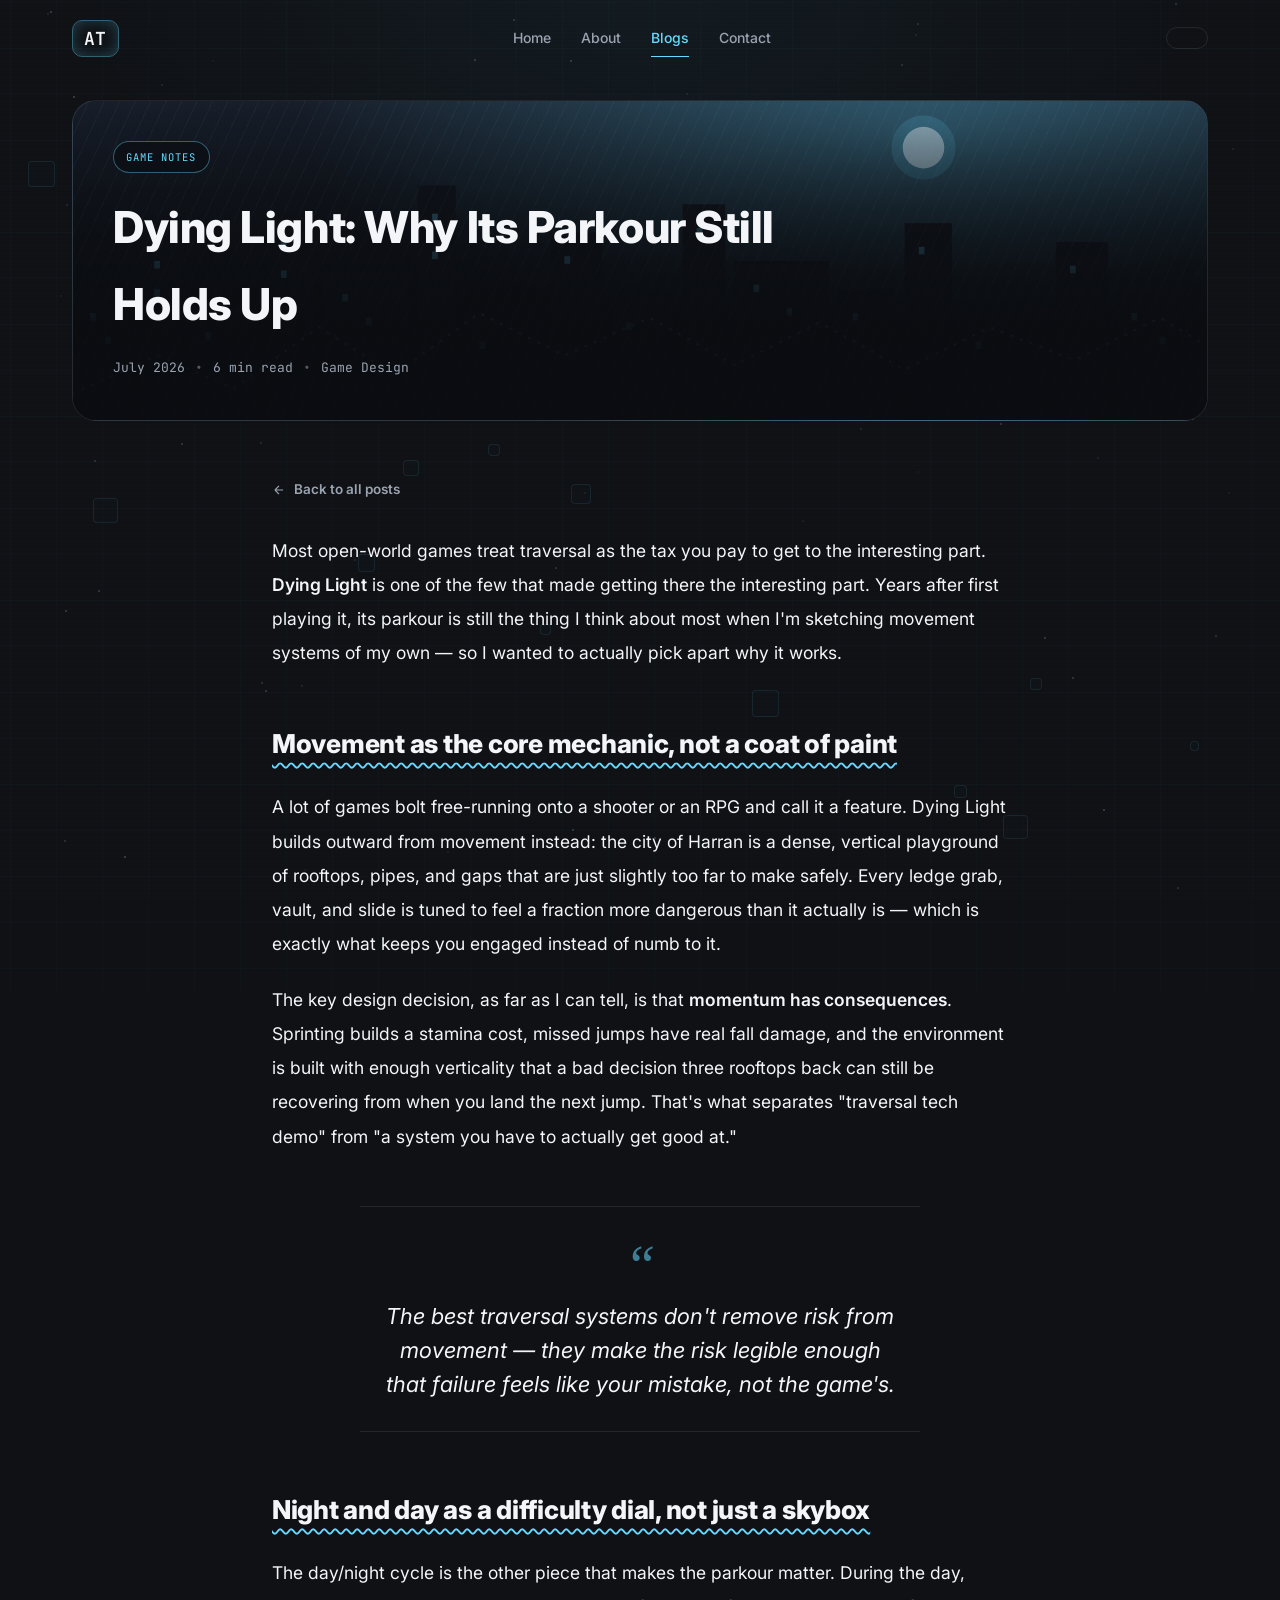
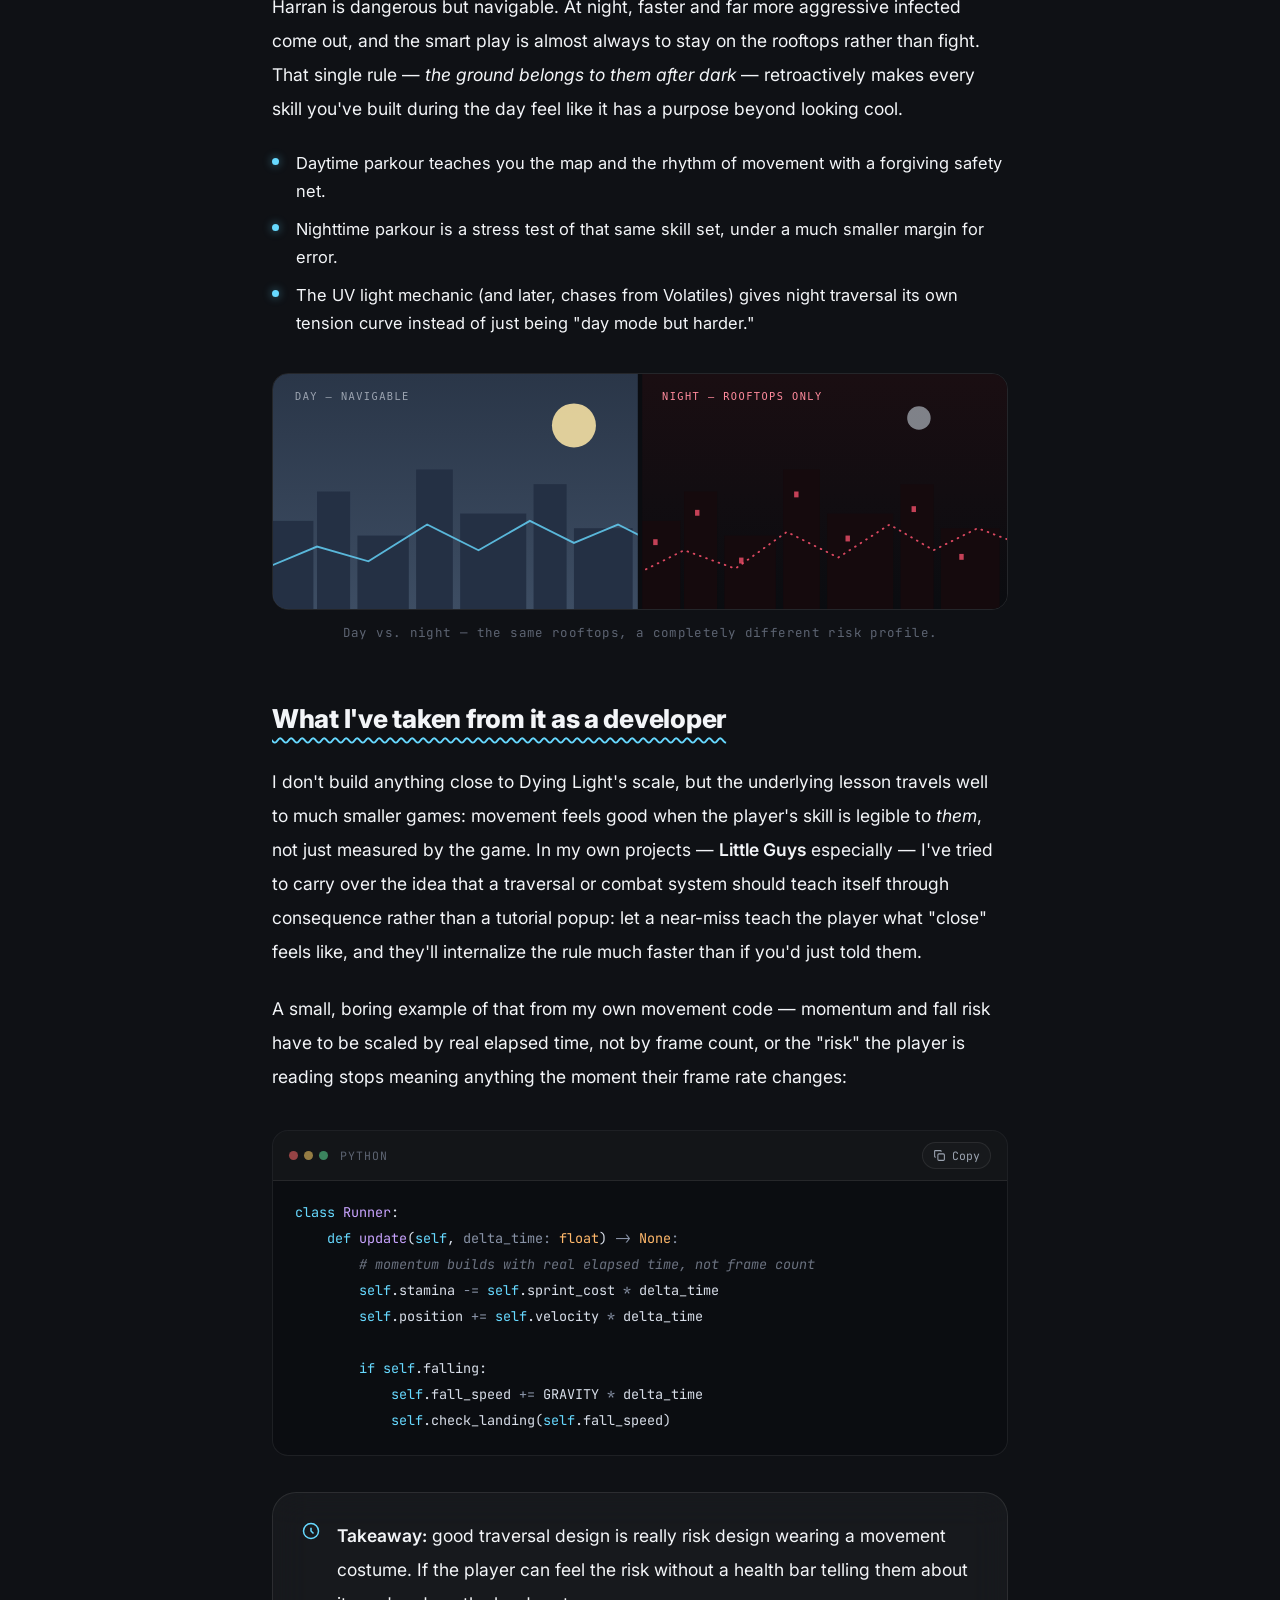
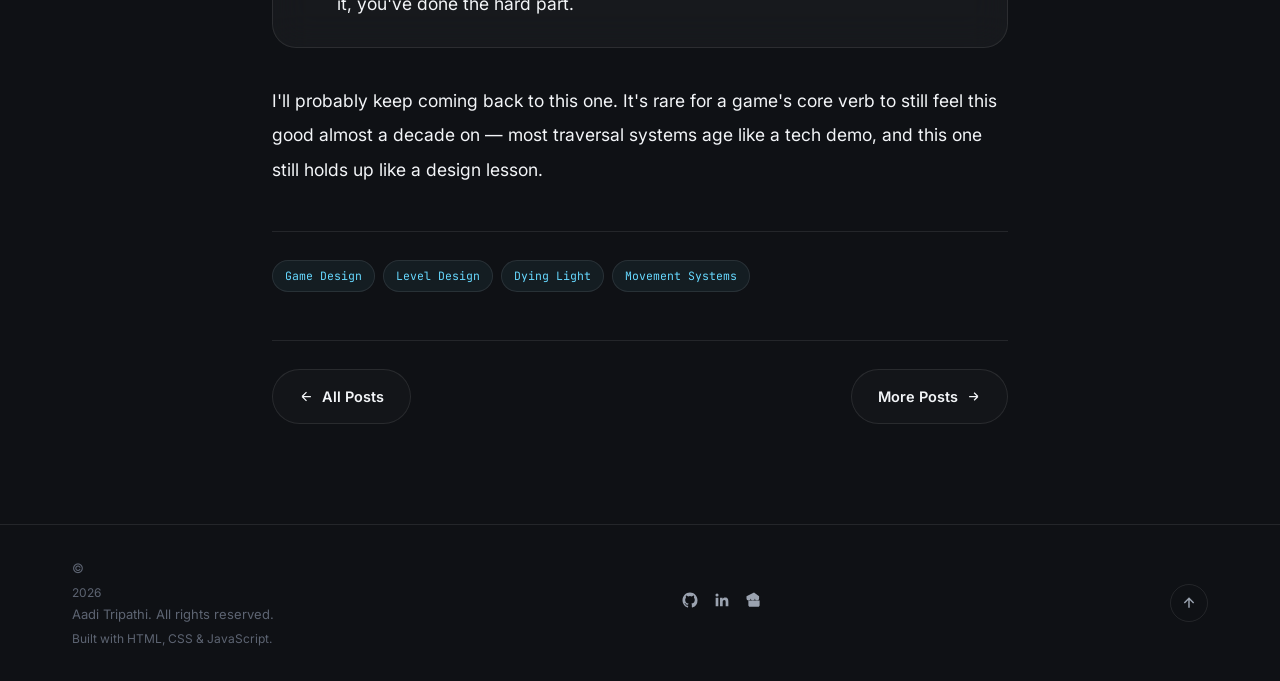
<file: blogs/dying-light-review.html>
<!DOCTYPE html>
<!--
  ============================================================================
  BLOG POST TEMPLATE
  ============================================================================
  This file is both a real post AND the template for every future post.

  TO WRITE A NEW POST:
    1. Duplicate this file in the /blogs folder and rename it,
       e.g. blogs/my-new-post.html
    2. Edit the <title> and meta description below.
    3. Edit the "POST HERO" block: category tag, title, date, read time.
    4. Edit the "ARTICLE CONTENT" block: this is the actual post body.
       Just use <h2>, <p>, <ul>, <blockquote> — the styling is automatic.
    5. Edit the tags near the bottom.
    6. Go to ../index.html, find the "BLOG GRID" comment in the Blogs
       section, duplicate a <article class="blog-card"> block, and point
       its links at your new file.

  Everything else (navbar, background, footer, animations) is shared via
  ../styles.css and ../script.js — you shouldn't need to touch it.
  ============================================================================
-->
<html lang="en">
<head>
<meta charset="UTF-8">
<meta name="viewport" content="width=device-width, initial-scale=1.0">
<title>Dying Light: Why Its Parkour Still Holds Up — Aadi Tripathi</title>
<meta name="description" content="A look at what makes Dying Light's movement system click, and what I've taken from it while designing my own gameplay systems.">
<link rel="preconnect" href="https://fonts.googleapis.com">
<link rel="preconnect" href="https://fonts.gstatic.com" crossorigin>
<link href="https://fonts.googleapis.com/css2?family=Inter:wght@400;500;600;700;800;900&family=JetBrains+Mono:wght@400;500&display=swap" rel="stylesheet">
<link rel="stylesheet" href="../styles.css">
<style>
    .post-content{
        line-height:2;
    }

</style>
</head>
<body class="blog-page">

<div class="bg-layer" aria-hidden="true">
  <div class="bg-grid"></div>
  <div class="bg-stars" id="bgStars"></div>
  <div class="bg-cubes" id="bgCubes"></div>
  <div class="bg-scanlines"></div>
  <div class="bg-vignette"></div>
</div>

<!-- NAVBAR — links point back to sections on the homepage -->
<header class="navbar" id="navbar">
  <div class="navbar-inner">
    <a href="../index.html#home" class="logo" aria-label="Aadi Tripathi — home">
      <span class="logo-mark">AT</span>
    </a>
    <nav class="nav-links" aria-label="Primary">
      <a href="all.html">Home</a>
      <a href="../index.html">About</a>
      <a href="all.html" class="active">Blogs</a>
      <a href="../index.html#contact">Contact</a>
    </nav>
    <a href="#" class="btn btn-ghost resume-btn">
      <!-- <span></span> -->
      <!-- <svg width="14" height="14" viewBox="0 0 24 24" fill="none" stroke="currentColor" stroke-width="2"><path d="M12 3v13m0 0l-5-5m5 5l5-5M5 21h14"/></svg> -->
    </a>
    <button class="nav-toggle" id="navToggle" aria-label="Toggle menu" aria-expanded="false">
      <span></span><span></span><span></span>
    </button>
  </div>
</header>

<main>
  <div class="container">

    <!--
      ==========================================================
      POST HERO — edit tag, title, date and read time here.
      "blog-cover-nightcity" is an original CSS/SVG-style graphic
      (no game screenshots or copyrighted art) evoking a
      night-city mood. Swap the class for another blog-cover-*
      you add in styles.css, or replace with your own <img>.
      ==========================================================
    -->
    <div class="post-hero blog-cover-nightcity fade-up in-view">
      <img src="../assets/blog-banner-dying-light.svg" alt="Abstract night-city skyline with a dotted rooftop path, evoking Dying Light's parkour" class="post-hero-img" loading="eager">
      <div class="post-hero-overlay">
        <span class="blog-card-tag">GAME NOTES</span>
        <h1 class="post-title">Dying Light: Why Its Parkour Still Holds Up</h1>
        <div class="post-meta">
          <span>July 2026</span><span class="post-meta-dot">&bull;</span><span>6 min read</span><span class="post-meta-dot">&bull;</span><span>Game Design</span>
        </div>
      </div>
    </div>

    <div class="post-shell">
      <a href="../index.html#blogs" class="back-link">
        <svg width="14" height="14" viewBox="0 0 24 24" fill="none" stroke="currentColor" stroke-width="2"><path d="M19 12H5m0 0l7 7m-7-7l7-7"/></svg>
        Back to all posts
      </a>

      <!--
        ==========================================================
        ARTICLE CONTENT — this is the part you'll rewrite most.
        Stick to h2 / h3 / p / ul / blockquote and it'll match
        the site's styling automatically.
        ==========================================================
      -->
      <article class="post-content">

        <p>
          Most open-world games treat traversal as the tax you pay to get to the interesting part. <strong>Dying Light</strong> is one of the few that made getting there the interesting part. Years after first playing it, its parkour is still the thing I think about most when I'm sketching movement systems of my own — so I wanted to actually pick apart why it works.
        </p>

        <h2>Movement as the core mechanic, not a coat of paint</h2>
        <p>
          A lot of games bolt free-running onto a shooter or an RPG and call it a feature. Dying Light builds outward from movement instead: the city of Harran is a dense, vertical playground of rooftops, pipes, and gaps that are just slightly too far to make safely. Every ledge grab, vault, and slide is tuned to feel a fraction more dangerous than it actually is — which is exactly what keeps you engaged instead of numb to it.
        </p>
        <p>
          The key design decision, as far as I can tell, is that <strong>momentum has consequences</strong>. Sprinting builds a stamina cost, missed jumps have real fall damage, and the environment is built with enough verticality that a bad decision three rooftops back can still be recovering from when you land the next jump. That's what separates "traversal tech demo" from "a system you have to actually get good at."
        </p>

        <blockquote class="pull-quote">
          The best traversal systems don't remove risk from movement — they make the risk legible enough that failure feels like your mistake, not the game's.
        </blockquote>

        <h2>Night and day as a difficulty dial, not just a skybox</h2>
        <p>
          The day/night cycle is the other piece that makes the parkour matter. During the day, Harran is dangerous but navigable. At night, faster and far more aggressive infected come out, and the smart play is almost always to stay on the rooftops rather than fight. That single rule — <em>the ground belongs to them after dark</em> — retroactively makes every skill you've built during the day feel like it has a purpose beyond looking cool.
        </p>
        <ul>
          <li>Daytime parkour teaches you the map and the rhythm of movement with a forgiving safety net.</li>
          <li>Nighttime parkour is a stress test of that same skill set, under a much smaller margin for error.</li>
          <li>The UV light mechanic (and later, chases from Volatiles) gives night traversal its own tension curve instead of just being "day mode but harder."</li>
        </ul>

        <figure>
          <img src="../assets/blog-inline-daynight.svg" alt="Split illustration comparing a calm daytime rooftop skyline to a tense, red-lit nighttime skyline" loading="lazy">
          <figcaption>Day vs. night — the same rooftops, a completely different risk profile.</figcaption>
        </figure>

        <h2>What I've taken from it as a developer</h2>
        <p>
          I don't build anything close to Dying Light's scale, but the underlying lesson travels well to much smaller games: movement feels good when the player's skill is legible to <em>them</em>, not just measured by the game. In my own projects — <strong>Little Guys</strong> especially — I've tried to carry over the idea that a traversal or combat system should teach itself through consequence rather than a tutorial popup: let a near-miss teach the player what "close" feels like, and they'll internalize the rule much faster than if you'd just told them.
        </p>
        <p>
          A small, boring example of that from my own movement code — momentum and fall risk have to be scaled by real elapsed time, not by frame count, or the "risk" the player is reading stops meaning anything the moment their frame rate changes:
        </p>

        <div class="code-box">
          <div class="code-box-header">
            <div class="code-box-dots"><span></span><span></span><span></span></div>
            <span class="code-box-lang">python</span>
            <button class="code-copy-btn" type="button" data-copy-target="momentum-snippet">
              <svg class="icon-copy" width="13" height="13" viewBox="0 0 24 24" fill="none" stroke="currentColor" stroke-width="2"><rect x="9" y="9" width="12" height="12" rx="2"/><path d="M5 15H4a1 1 0 0 1-1-1V4a1 1 0 0 1 1-1h10a1 1 0 0 1 1 1v1"/></svg>
              <span class="code-copy-label">Copy</span>
            </button>
          </div>
          <pre class="code-box-pre"><code id="momentum-snippet" class="language-python"><span class="tok-kw">class</span> <span class="tok-fn">Runner</span>:
    <span class="tok-kw">def</span> <span class="tok-fn">update</span>(<span class="tok-kw">self</span>, <span class="tok-punc">delta_time:</span> <span class="tok-type">float</span>) <span class="tok-punc">-></span> <span class="tok-type">None</span><span class="tok-punc">:</span>
        <span class="tok-com"># momentum builds with real elapsed time, not frame count</span>
        <span class="tok-kw">self</span>.stamina <span class="tok-punc">-=</span> <span class="tok-kw">self</span>.sprint_cost <span class="tok-punc">*</span> delta_time
        <span class="tok-kw">self</span>.position <span class="tok-punc">+=</span> <span class="tok-kw">self</span>.velocity <span class="tok-punc">*</span> delta_time

        <span class="tok-kw">if</span> <span class="tok-kw">self</span>.falling:
            <span class="tok-kw">self</span>.fall_speed <span class="tok-punc">+=</span> GRAVITY <span class="tok-punc">*</span> delta_time
            <span class="tok-kw">self</span>.check_landing(<span class="tok-kw">self</span>.fall_speed)</code></pre>
        </div>

        <div class="post-callout glass">
          <svg width="20" height="20" viewBox="0 0 24 24" fill="none" stroke="currentColor" stroke-width="1.8"><path d="M12 8v4l3 3"/><circle cx="12" cy="12" r="9"/></svg>
          <p><strong>Takeaway:</strong> good traversal design is really risk design wearing a movement costume. If the player can feel the risk without a health bar telling them about it, you've done the hard part.</p>
        </div>

        <p>
          I'll probably keep coming back to this one. It's rare for a game's core verb to still feel this good almost a decade on — most traversal systems age like a tech demo, and this one still holds up like a design lesson.
        </p>

      </article>

      <!-- EDIT: tags for this post -->
      <div class="post-tags">
        <span class="badge-pill">Game Design</span>
        <span class="badge-pill">Level Design</span>
        <span class="badge-pill">Dying Light</span>
        <span class="badge-pill">Movement Systems</span>
      </div>

      <div class="post-nav-footer">
        <a href="../index.html#blogs" class="btn btn-outline magnetic">
          <svg width="15" height="15" viewBox="0 0 24 24" fill="none" stroke="currentColor" stroke-width="2"><path d="M19 12H5m0 0l7 7m-7-7l7-7"/></svg>
          <span>All Posts</span>
        </a>
        <a href="all.html" class="btn btn-outline magnetic">
          <span>More Posts</span>
          <svg width="15" height="15" viewBox="0 0 24 24" fill="none" stroke="currentColor" stroke-width="2"><path d="M5 12h14m0 0l-6-6m6 6l-6 6"/></svg>
        </a>
      </div>
    </div>
  </div>
</main>

<!-- FOOTER — identical to the homepage footer -->
<footer class="footer">
  <div class="container footer-inner">
    <p>&copy; <span id="year"></span> Aadi Tripathi. All rights reserved.<span>Built with HTML, CSS &amp; JavaScript.</span></p>
    <div class="footer-socials">
      <a href="https://github.com/10menoscared07" target="_blank" rel="noopener" aria-label="GitHub">
        <svg width="18" height="18" viewBox="0 0 24 24" fill="currentColor"><path d="M12 2C6.48 2 2 6.58 2 12.25c0 4.5 2.87 8.32 6.84 9.67.5.1.68-.22.68-.5 0-.24-.01-1.05-.01-1.9-2.78.62-3.37-1.22-3.37-1.22-.46-1.2-1.11-1.52-1.11-1.52-.9-.63.07-.62.07-.62 1 .07 1.53 1.05 1.53 1.05.89 1.56 2.34 1.11 2.91.85.09-.66.34-1.11.62-1.37-2.22-.26-4.56-1.14-4.56-5.06 0-1.12.39-2.03 1.03-2.75-.1-.26-.45-1.32.1-2.75 0 0 .84-.28 2.75 1.05a9.3 9.3 0 0 1 5 0c1.9-1.33 2.75-1.05 2.75-1.05.55 1.43.2 2.49.1 2.75.64.72 1.03 1.63 1.03 2.75 0 3.93-2.35 4.8-4.58 5.05.36.32.68.94.68 1.9 0 1.37-.01 2.48-.01 2.81 0 .28.18.61.69.5A10.02 10.02 0 0 0 22 12.25C22 6.58 17.52 2 12 2z"/></svg>
      </a>
      <a href="https://linkedin.com/" target="_blank" rel="noopener" aria-label="LinkedIn">
        <svg width="18" height="18" viewBox="0 0 24 24" fill="currentColor"><path d="M20.45 20.45h-3.55v-5.57c0-1.33-.02-3.03-1.85-3.03-1.86 0-2.14 1.45-2.14 2.94v5.66H9.36V9h3.41v1.56h.05c.48-.9 1.64-1.85 3.38-1.85 3.6 0 4.27 2.37 4.27 5.46v6.28zM5.34 7.43a2.07 2.07 0 1 1 0-4.14 2.07 2.07 0 0 1 0 4.14zM3.56 20.45h3.56V9H3.56v11.45z"/></svg>
      </a>
      <a href="https://pixelxninja.itch.io/" target="_blank" rel="noopener" aria-label="itch.io">
        <svg width="18" height="18" viewBox="0 0 24 24" fill="currentColor"><path d="M12 2 2 7v3c0 1.5 1.3 2.7 2.8 2.7S7.6 11.5 7.6 10c0 1.5 1.3 2.7 2.8 2.7S13.2 11.5 13.2 10c0 1.5 1.3 2.7 2.8 2.7s2.8-1.2 2.8-2.7v-3L12 2z"/><path d="M4.5 12.5V19c0 1.1.9 2 2 2h11c1.1 0 2-.9 2-2v-6.5M9 14.5h6M9 17.5h3"/></svg>
      </a>
    </div>
    <button class="back-to-top" id="backToTop" aria-label="Back to top">
      <svg width="16" height="16" viewBox="0 0 24 24" fill="none" stroke="currentColor" stroke-width="2.2"><path d="M12 19V5M5 12l7-7 7 7"/></svg>
    </button>
  </div>
</footer>

<script src="../script.js"></script>
<!--
  Copy-to-clipboard for .code-box. This is scoped inline for now since
  script.js wasn't in hand while wiring up the code-box component — move
  this block into ../script.js so every post gets it for free instead of
  pasting it into each one.
-->
<script>
document.querySelectorAll('.code-copy-btn').forEach(function(btn){
  btn.addEventListener('click', function(){
    var targetId = btn.getAttribute('data-copy-target');
    var codeEl = targetId ? document.getElementById(targetId) : btn.closest('.code-box').querySelector('code');
    if(!codeEl) return;
    var text = codeEl.innerText;
    navigator.clipboard.writeText(text).then(function(){
      var label = btn.querySelector('.code-copy-label');
      var original = label ? label.textContent : null;
      btn.classList.add('copied');
      if(label) label.textContent = 'Copied';
      setTimeout(function(){
        btn.classList.remove('copied');
        if(label && original) label.textContent = original;
      }, 1800);
    });
  });
});
</script>
</body>
</html>
</file>
<file: styles.css>
/* ==========================================================================
   TOKENS — one visual identity, reused everywhere
   ========================================================================== */
:root{
  --bg:            #0F1115;
  --panel:         #171B22;
  --surface:       rgba(255,255,255,0.035);
  --surface-strong:rgba(255,255,255,0.06);
  --border:        rgba(255,255,255,0.09);
  --border-strong: rgba(103,217,255,0.4);
  --text:          #F3F5F8;
  --text-muted:    #9BA3B0;
  --text-faint:    #5D6472;
  --accent:        #4CC9F0;
  --highlight:     #67D9FF;
  --accent-soft:   rgba(76,201,240,0.14);
  --glow:          rgba(103,217,255,0.35);

  /* code box syntax tokens */
  --code-bg:       #0B0D11;
  --code-border:   rgba(255,255,255,0.08);
  --code-text:     #D8DEE9;
  --code-kw:       #67D9FF;   /* keywords: def, return, if, class... */
  --code-fn:       #C9A4FF;   /* function / method names */
  --code-type:     #FFB86B;   /* type hints: float, int, -> None, etc. */
  --code-str:      #9CE5A8;   /* strings */
  --code-num:      #FF9E9E;   /* numbers */
  --code-comment:  #6B7280;   /* comments */
  --code-punc:     #8892A6;   /* punctuation / operators */

  --font-body: 'Inter', -apple-system, sans-serif;
  --font-mono: 'JetBrains Mono', 'SF Mono', monospace;

  --radius-lg: 24px;
  --radius-md: 16px;
  --radius-sm: 10px;
  --ease: cubic-bezier(0.16, 1, 0.3, 1);
  --container: 1200px;
}

*{ margin:0; padding:0; box-sizing:border-box; }
html{ scroll-behavior:smooth; }

@media (prefers-reduced-motion: reduce){
  html{ scroll-behavior:auto; }
  *{ animation-duration:0.01ms !important; animation-iteration-count:1 !important; transition-duration:0.01ms !important; scroll-behavior:auto !important; }
}

body{
  background:var(--bg);
  color:var(--text);
  font-family:var(--font-body);
  line-height:1.75;
  overflow-x:hidden;
  -webkit-font-smoothing:antialiased;
}

a{ color:inherit; text-decoration:none; }
button{ font-family:inherit; cursor:pointer; border:none; background:none; color:inherit; }
img{ max-width:100%; display:block; }
ul,li{ list-style:none; }
::selection{ background:var(--accent-soft); color:var(--text); }
::-webkit-scrollbar{ width:10px; }
::-webkit-scrollbar-track{ background:var(--bg); }
::-webkit-scrollbar-thumb{ background:#242a35; border-radius:10px; }
::-webkit-scrollbar-thumb:hover{ background:var(--accent); }
.container{ max-width:var(--container); margin:0 auto; padding:0 32px; }
:focus-visible{ outline:2px solid var(--highlight); outline-offset:3px; border-radius:6px; }

/* shared background layer -- identical atmosphere behind every section */
.bg-layer{
  position:fixed; inset:0; z-index:-1; pointer-events:none;
  background:var(--bg);
}
.bg-grid{
  position:absolute; inset:-10%;
  background-image:
    linear-gradient(rgba(76,201,240,0.05) 1px, transparent 1px),
    linear-gradient(90deg, rgba(76,201,240,0.05) 1px, transparent 1px);
  background-size:46px 46px;
  animation:driftGrid 50s linear infinite;
}
@keyframes driftGrid{ from{ transform:translate(0,0); } to{ transform:translate(-46px,-46px); } }
.bg-scanlines{
  position:absolute; inset:0;
  background:repeating-linear-gradient(to bottom, rgba(255,255,255,0.012) 0px, rgba(255,255,255,0.012) 1px, transparent 2px, transparent 4px);
  opacity:0.5;
}
.bg-stars{ position:absolute; inset:0; }
.star{
  position:absolute; width:2px; height:2px; border-radius:50%;
  background:#cfe9ff; animation:twinkle 4.5s ease-in-out infinite;
}
@keyframes twinkle{ 0%,100%{ opacity:0.12; } 50%{ opacity:0.75; } }
.bg-cubes{ position:absolute; inset:0; }
.cube{
  position:absolute; border:1px solid rgba(103,217,255,0.28);
  border-radius:4px; background:rgba(76,201,240,0.025);
  animation:floatSq 10s ease-in-out infinite;
}
@keyframes floatSq{ 0%,100%{ transform:translateY(0) rotate(0deg); } 50%{ transform:translateY(-20px) rotate(8deg); } }
.bg-vignette{
  position:absolute; inset:0;
  background:radial-gradient(ellipse 80% 60% at 50% 0%, rgba(76,201,240,0.05), transparent 55%);
}

::selection{ background:var(--accent-soft); }

/* cursor glow */
.cursor-glow{
  position:fixed; top:0; left:0; width:440px; height:440px; border-radius:50%;
  background:radial-gradient(circle, rgba(103,217,255,0.08), transparent 70%);
  pointer-events:none; z-index:2; transform:translate(-50%,-50%);
  will-change:transform;
}

/* ==========================================================================
   SHARED
   ========================================================================== */
.glass{
  background:var(--surface);
  border:1px solid var(--border);
  backdrop-filter:blur(18px);
  -webkit-backdrop-filter:blur(18px);
  border-radius:var(--radius-lg);
}
.eyebrow{
  font-family:var(--font-mono); font-size:12px; letter-spacing:0.18em;
  color:var(--highlight); margin-bottom:14px; display:block;
}
.section-title{
  font-size:clamp(28px, 4vw, 42px); font-weight:800; letter-spacing:-0.01em;
  margin-bottom:20px; max-width:680px;
}
.section-sub{ color:var(--text-muted); max-width:600px; margin-bottom:56px; font-size:15.5px; }
.section{ padding:120px 0; position:relative; z-index:1; }

.btn{
  display:inline-flex; align-items:center; gap:8px;
  padding:14px 26px; border-radius:100px; font-size:14.5px; font-weight:600;
  transition:transform 0.35s var(--ease), box-shadow 0.35s var(--ease), background 0.3s, border-color 0.3s;
  position:relative; isolation:isolate; overflow:hidden; white-space:nowrap;
}
.btn-primary{
  background:linear-gradient(135deg, var(--accent), var(--highlight));
  color:#04121F; box-shadow:0 8px 24px -8px rgba(76,201,240,0.55);
}
.btn-primary:hover{ transform:translateY(-2px); box-shadow:0 14px 32px -8px rgba(103,217,255,0.65); }
.btn-outline{ border:1px solid var(--border); color:var(--text); background:rgba(255,255,255,0.02); }
.btn-outline:hover{ border-color:var(--border-strong); background:rgba(103,217,255,0.06); transform:translateY(-2px); }
.btn-ghost{ border:1px solid var(--border); color:var(--text); padding:10px 20px; font-size:13.5px; }
.btn-ghost:hover{ border-color:var(--border-strong); background:rgba(103,217,255,0.06); }
.btn::after{
  content:''; position:absolute; inset:0;
  background:radial-gradient(circle, rgba(255,255,255,0.35), transparent 60%);
  opacity:0; transform:scale(0); transition:opacity 0.5s, transform 0.5s; z-index:-1;
}
.btn.rippling::after{ opacity:1; transform:scale(2.4); }

.badge-pill{
  font-family:var(--font-mono); font-size:11.5px; padding:5px 12px; border-radius:100px;
  border:1px solid var(--border); color:var(--highlight); background:rgba(103,217,255,0.06);
}

/* ==========================================================================
   NAVBAR
   ========================================================================== */
.navbar{
  position:fixed; top:0; left:0; right:0; z-index:100; padding:22px 0;
  transition:padding 0.4s var(--ease), background 0.4s var(--ease), border-color 0.4s var(--ease);
  border-bottom:1px solid transparent;
}
.navbar.scrolled{
  padding:14px 0; background:rgba(15,17,21,0.72);
  backdrop-filter:blur(16px); -webkit-backdrop-filter:blur(16px);
  border-bottom-color:var(--border);
}
.navbar-inner{
  max-width:var(--container); margin:0 auto; padding:0 32px;
  display:flex; align-items:center; justify-content:space-between; gap:24px;
}
.logo-mark{
  font-family:var(--font-mono); font-weight:600; font-size:18px; letter-spacing:0.02em;
  color:var(--text); border:1px solid var(--border-strong); border-radius:10px;
  padding:6px 11px; box-shadow:0 0 18px -4px var(--glow) inset;
}
.nav-links{ display:flex; gap:30px; }
.nav-links a{
  font-size:14px; color:var(--text-muted); font-weight:500; position:relative; padding:4px 0;
  transition:color 0.25s;
}
.nav-links a::after{
  content:''; position:absolute; left:0; bottom:-2px; height:1px; width:0;
  background:var(--highlight); transition:width 0.3s var(--ease);
}
.nav-links a:hover{ color:var(--text); }
.nav-links a:hover::after, .nav-links a.active::after{ width:100%; }
.nav-links a.active{ color:var(--highlight); }
.nav-toggle{ display:none; flex-direction:column; gap:5px; width:26px; }
.nav-toggle span{ height:2px; background:var(--text); border-radius:2px; transition:0.3s; }

/* ==========================================================================
   HERO
   ========================================================================== */
.hero{
  position:relative; min-height:100vh; display:flex; align-items:center;
  overflow:hidden; padding-top:100px; z-index:1;
}
.hero-glow-field{ position:absolute; inset:0; z-index:0; overflow:hidden; }
.hero-grid-focus{
  position:absolute; inset:-10%;
  background-image:
    linear-gradient(rgba(103,217,255,0.07) 1px, transparent 1px),
    linear-gradient(90deg, rgba(103,217,255,0.07) 1px, transparent 1px);
  background-size:48px 48px;
  mask-image:radial-gradient(ellipse 65% 65% at 68% 50%, black 15%, transparent 72%);
}
#particleCanvas{ position:absolute; inset:0; width:100%; height:100%; }
.light-rays{
  position:absolute; top:-12%; right:2%;
  width:640px; height:960px;
  background:conic-gradient(from 200deg at 50% 0%, transparent 0deg, rgba(103,217,255,0.14) 24deg, transparent 48deg, transparent 300deg, rgba(76,201,240,0.10) 330deg, transparent 360deg);
  filter:blur(10px);
  animation:raySway 8s ease-in-out infinite;
  mix-blend-mode:screen;
}
@keyframes raySway{ 0%,100%{ opacity:0.7; transform:rotate(0deg); } 50%{ opacity:1; transform:rotate(2deg); } }
.hero-orb{
  position:absolute; top:14%; right:14%;
  width:420px; height:420px; border-radius:50%;
  background:radial-gradient(circle, rgba(103,217,255,0.30), transparent 70%);
  filter:blur(24px);
}
.pixel-sprite{
  position:absolute; width:14px; height:14px;
  background:var(--highlight); box-shadow:0 0 12px 2px var(--glow);
  opacity:0.6; animation:spriteBlink 3s steps(2) infinite;
}
@keyframes spriteBlink{ 0%,49%{ opacity:0.6; } 50%,100%{ opacity:0.15; } }
.hero-vignette{
  position:absolute; inset:0;
  background:radial-gradient(ellipse 90% 75% at 50% 35%, transparent 42%, var(--bg) 100%);
}

.hero-content{
  position:relative; z-index:2; max-width:var(--container); margin:0 auto;
  padding:0 32px; display:grid; grid-template-columns:1fr 1fr;
  gap:8px; align-items:center; width:100%;
}

.badge{
  display:inline-flex; align-items:center; gap:9px; font-family:var(--font-mono);
  font-size:11.5px; letter-spacing:0.14em; color:var(--highlight);
  border:1px solid var(--border); background:rgba(103,217,255,0.05);
  padding:8px 16px; border-radius:100px; margin-bottom:26px;
}
.badge-dot{
  width:6px; height:6px; border-radius:50%; background:var(--highlight);
  box-shadow:0 0 10px 2px var(--glow); animation:pulseDot 2s ease-in-out infinite;
}
@keyframes pulseDot{ 0%,100%{ opacity:1; } 50%{ opacity:0.35; } }

.hero-heading{
  font-size:clamp(38px, 5.6vw, 62px); font-weight:800; line-height:1.06;
  letter-spacing:-0.02em; margin-bottom:16px;
}
.accent-text{
  background:linear-gradient(100deg, var(--accent) 10%, var(--highlight) 60%);
  -webkit-background-clip:text; background-clip:text; color:transparent;
  text-shadow:0 0 40px rgba(103,217,255,0.25);
}
.hero-role{ font-size:16.5px; color:var(--text); font-weight:600; margin-bottom:18px; max-width:440px; }
.hero-role span{ color:var(--highlight); }
.hero-sub{ font-size:15.5px; color:var(--text-muted); max-width:480px; margin-bottom:30px; }
.hero-sub strong{ color:var(--highlight); font-weight:600; }
.interest-tags{ display:flex; gap:8px; flex-wrap:wrap; margin-bottom:36px; }
.hero-actions{ display:flex; gap:16px; flex-wrap:wrap; }

.hero-portrait{
  position:relative; display:flex; justify-content:center; align-items:flex-end;
  height:100%; overflow:visible;
}
.portrait-frame{
  position:relative; width:min(120%, 620px); aspect-ratio:345/642;
  margin-bottom:-40px;
}
.portrait-img{
  width:100%; height:100%; object-fit:contain; position:relative; z-index:2;
  filter:drop-shadow(0 40px 70px rgba(0,0,0,0.55));
  animation:portraitFloat 7s ease-in-out infinite;
}
@keyframes portraitFloat{ 0%,100%{ transform:translateY(0); } 50%{ transform:translateY(-12px); } }
.portrait-glow{
  position:absolute; top:2%; left:50%; transform:translateX(-50%);
  width:85%; height:65%;
  background:radial-gradient(ellipse, rgba(103,217,255,0.34), transparent 70%);
  filter:blur(32px); z-index:1;
}
.portrait-ground-glow{
  position:absolute; bottom:2%; left:50%; transform:translateX(-50%);
  width:85%; height:70px;
  background:radial-gradient(ellipse, rgba(76,201,240,0.42), transparent 75%);
  filter:blur(16px); z-index:1;
}

.scroll-cue{
  position:absolute; bottom:32px; left:50%; transform:translateX(-50%); z-index:3;
  width:26px; height:42px; border:1px solid var(--border); border-radius:16px;
  display:flex; justify-content:center; padding-top:8px;
}
.scroll-cue span{ width:4px; height:8px; border-radius:2px; background:var(--highlight); animation:scrollDot 1.8s ease-in-out infinite; }
@keyframes scrollDot{ 0%{ transform:translateY(0); opacity:1; } 70%{ transform:translateY(12px); opacity:0; } 100%{ opacity:0; } }

/* ==========================================================================
   FADE-UP REVEAL
   ========================================================================== */
.fade-up{
  opacity:0; transform:translateY(28px);
  transition:opacity 0.8s var(--ease), transform 0.8s var(--ease);
  transition-delay:var(--delay, 0s);
}
.fade-up.in-view{ opacity:1; transform:translateY(0); }

/* ==========================================================================
   ABOUT
   ========================================================================== */
.about-grid{ display:grid; grid-template-columns:1.3fr 1fr; gap:60px; align-items:start; }
.about-copy p{ color:var(--text-muted); font-size:15.5px; margin-bottom:18px; }
.about-copy strong{ color:var(--text); font-weight:600; }
.stats-grid{ display:grid; grid-template-columns:1fr 1fr; gap:16px; }
.stat-card{
  padding:26px 22px; display:flex; flex-direction:column; gap:6px;
  transition:transform 0.4s var(--ease), border-color 0.4s;
}
.stat-card:hover{ transform:translateY(-4px); border-color:var(--border-strong); }
.stat-number{ font-size:32px; font-weight:800; font-family:var(--font-mono); color:var(--highlight); }
.stat-text{ font-size:26px; font-weight:800; font-family:var(--font-mono); color:var(--highlight); }
.stat-label{ color:var(--text-muted); font-size:12.5px; }

/* ==========================================================================
   BLOG POST (article pages in /blogs/)
   ========================================================================== */
.post-hero{
  position:relative; margin-top:100px; margin-bottom:56px;
  border-radius:var(--radius-lg); overflow:hidden; border:1px solid var(--border);
  min-height:320px; display:flex; align-items:flex-end;
}
.post-hero-img{
  position:absolute; inset:0; width:100%; height:100%; object-fit:cover; z-index:0;
}
.post-hero-overlay{
  position:relative; z-index:2; padding:40px; width:100%;
  background:linear-gradient(180deg, transparent, rgba(10,12,16,0.85) 70%);
}
.post-hero .blog-card-tag{ position:static; display:inline-flex; margin-bottom:16px; }
.post-title{ font-size:clamp(28px, 4.4vw, 44px); font-weight:800; letter-spacing:-0.01em; max-width:760px; margin-bottom:14px; }
.post-meta{ display:flex; align-items:center; gap:10px; font-size:13px; color:var(--text-muted); font-family:var(--font-mono); flex-wrap:wrap; }
.post-meta-dot{ opacity:0.5; }

.post-shell{ max-width:800px; margin:0 auto; padding:0 32px 100px; }
.back-link{
  display:inline-flex; align-items:center; gap:8px; font-size:13.5px; font-weight:600;
  color:var(--text-muted); margin-bottom:32px; transition:color 0.25s, gap 0.25s;
}
.back-link:hover{ color:var(--highlight); gap:12px; }

.post-content p{ color:var(--text-muted); font-size:16.5px; line-height:1.85; margin-bottom:22px; }
.post-content p strong{ color:var(--text); font-weight:600; }
.post-content h2{
  font-size:26px; font-weight:800; margin:48px 0 20px; letter-spacing:-0.01em;
  text-decoration-line:underline; text-decoration-style:wavy; text-decoration-color:var(--highlight);
  text-decoration-thickness:2.2px; text-underline-offset:9px; -webkit-text-decoration-skip-ink:none; text-decoration-skip-ink:none;
}
.post-content h3{ font-size:19px; font-weight:700; margin:34px 0 14px; }
.post-content ul{ margin:0 0 22px; padding-left:0; }
.post-content ul li{
  position:relative; padding-left:24px; color:var(--text-muted); font-size:16px; margin-bottom:10px; line-height:1.7;
}
.post-content ul li::before{
  content:''; position:absolute; left:0; top:9px; width:7px; height:7px; border-radius:50%;
  background:var(--highlight); box-shadow:0 0 8px 1px var(--glow);
}
.post-content blockquote{
  border-left:3px solid var(--highlight); padding:4px 0 4px 24px; margin:36px 0;
  font-size:19px; font-style:italic; color:var(--text); line-height:1.6;
}
.post-content figure{ margin:36px 0; }
.post-content figure img{
  width:100%; border-radius:var(--radius-md); border:1px solid var(--border); display:block;
}
.post-content figcaption{
  margin-top:10px; font-size:12.5px; color:var(--text-faint); text-align:center;
  font-family:var(--font-mono); letter-spacing:0.03em;
}
.post-callout{
  padding:26px 28px; margin:36px 0; display:flex; gap:16px; align-items:flex-start;
}
.post-callout svg{ color:var(--highlight); flex-shrink:0; margin-top:2px; }
.post-callout p{ margin-bottom:0; font-size:15px; }
.post-callout strong{ color:var(--text); }

/* --------------------------------------------------------------------
   PULL QUOTE — a mid-article, centered quote for a single standout line.
   Usage: <blockquote class="pull-quote">Your line here.</blockquote>
   Keep the regular <blockquote> (left-border, left-aligned) for quotes
   embedded in the flow of a paragraph; use .pull-quote to break the
   article and give one sentence its own centered moment.
   -------------------------------------------------------------------- */
.post-content blockquote.pull-quote{
  border-left:none; text-align:center; max-width:560px; margin:52px auto;
  padding:30px 24px; font-size:22px; line-height:1.55; font-style:italic; color:var(--text);
  border-top:1px solid var(--border); border-bottom:1px solid var(--border);
  position:relative;
}
.post-content blockquote.pull-quote::before{
  content:'\201C'; display:block; font-family:Georgia, 'Times New Roman', serif;
  font-size:56px; line-height:1; color:var(--highlight); opacity:0.55; margin-bottom:6px;
}
.post-content blockquote.pull-quote cite{
  display:block; margin-top:14px; font-style:normal; font-family:var(--font-mono);
  font-size:12.5px; letter-spacing:0.06em; color:var(--text-faint);
}

/* --------------------------------------------------------------------
   CODE BOX — a labeled, copyable code block with Python syntax tokens.
   Usage:
     <div class="code-box">
       <div class="code-box-header">
         <div class="code-box-dots"><span></span><span></span><span></span></div>
         <span class="code-box-lang">python</span>
         <button class="code-copy-btn" type="button" data-copy-target="my-snippet">
           <svg class="icon-copy" width="13" height="13" viewBox="0 0 24 24" fill="none" stroke="currentColor" stroke-width="2"><rect x="9" y="9" width="12" height="12" rx="2"/><path d="M5 15H4a1 1 0 0 1-1-1V4a1 1 0 0 1 1-1h10a1 1 0 0 1 1 1v1"/></svg>
           <span class="code-copy-label">Copy</span>
         </button>
       </div>
       <pre class="code-box-pre"><code id="my-snippet" class="language-python">...</code></pre>
     </div>
   Wrap tokens in spans to color them: .tok-kw (keywords), .tok-fn (function/
   method names), .tok-type (type hints — int, float, -> None, etc.),
   .tok-str (strings), .tok-num (numbers), .tok-com (comments), .tok-punc
   (punctuation/operators). Copy behavior is wired up by a small script —
   see the inline <script> at the bottom of a post that uses .code-box.
   -------------------------------------------------------------------- */
.post-content .code-box{
  margin:36px 0; border-radius:var(--radius-md); border:1px solid var(--code-border);
  background:var(--code-bg); overflow:hidden;
}
.code-box-header{
  display:flex; align-items:center; gap:12px; padding:11px 16px;
  background:rgba(255,255,255,0.03); border-bottom:1px solid var(--code-border);
}
.code-box-dots{ display:flex; gap:6px; }
.code-box-dots span{ width:9px; height:9px; border-radius:50%; background:rgba(255,255,255,0.14); }
.code-box-dots span:nth-child(1){ background:#FF6B6B; opacity:0.55; }
.code-box-dots span:nth-child(2){ background:#FFD166; opacity:0.55; }
.code-box-dots span:nth-child(3){ background:#5CE097; opacity:0.55; }
.code-box-lang{
  font-family:var(--font-mono); font-size:11.5px; letter-spacing:0.08em; text-transform:uppercase;
  color:var(--text-faint); flex:1;
}
.code-copy-btn{
  display:inline-flex; align-items:center; gap:6px; font-family:var(--font-mono);
  font-size:11.5px; color:var(--text-muted); padding:5px 10px; border-radius:100px;
  border:1px solid var(--code-border); background:rgba(255,255,255,0.02);
  transition:color 0.25s, border-color 0.25s, background 0.25s;
}
.code-copy-btn:hover{ color:var(--highlight); border-color:var(--border-strong); background:rgba(103,217,255,0.06); }
.code-copy-btn.copied{ color:#5CE097; border-color:rgba(92,224,151,0.4); background:rgba(92,224,151,0.08); }
.code-copy-btn .icon-copy{ flex-shrink:0; }
.code-box-pre{
  margin:0; padding:20px 22px; overflow-x:auto; -webkit-overflow-scrolling:touch;
}
.code-box-pre code{
  font-family:var(--font-mono); font-size:13.5px; line-height:1.75; color:var(--code-text);
  white-space:pre; tab-size:4;
}
.tok-kw{ color:var(--code-kw); }
.tok-fn{ color:var(--code-fn); }
.tok-type{ color:var(--code-type); }
.tok-str{ color:var(--code-str); }
.tok-num{ color:var(--code-num); }
.tok-com{ color:var(--code-comment); font-style:italic; }
.tok-punc{ color:var(--code-punc); }
.code-box-pre::-webkit-scrollbar{ height:8px; }
.code-box-pre::-webkit-scrollbar-thumb{ background:#242a35; border-radius:8px; }

@media (max-width:640px){
  .post-content blockquote.pull-quote{ font-size:19px; padding:24px 16px; }
  .code-box-pre{ padding:16px; }
  .code-box-pre code{ font-size:12.5px; }
  .code-copy-label{ display:none; }
}

.post-tags{ display:flex; gap:8px; flex-wrap:wrap; margin:44px 0 0; padding-top:28px; border-top:1px solid var(--border); }

.post-nav-footer{
  display:flex; justify-content:space-between; align-items:center; gap:16px;
  margin-top:48px; padding-top:28px; border-top:1px solid var(--border); flex-wrap:wrap;
}

@media (max-width: 640px){
  .post-hero{ margin-top:88px; min-height:240px; }
  .post-hero-overlay{ padding:24px; }
  .post-shell{ padding:0 20px 80px; }
}

/* ==========================================================================
   BLOGS
   ========================================================================== */
.blogs-grid{ display:grid; grid-template-columns:repeat(2, 1fr); gap:22px; }
.blog-card{
  border-radius:var(--radius-lg); border:1px solid var(--border); background:var(--surface);
  overflow:hidden; transition:transform 0.45s var(--ease), border-color 0.45s, box-shadow 0.45s;
  display:flex; flex-direction:column;
}
.blog-card:hover{
  transform:translateY(-6px); border-color:var(--border-strong);
  box-shadow:0 24px 48px -16px rgba(0,0,0,0.5), 0 0 0 1px rgba(103,217,255,0.15);
}
.blog-card-media{
  position:relative; height:190px; display:block; overflow:hidden;
  border-bottom:1px solid var(--border);
}
.blog-card-media img{
  position:absolute; inset:0; width:100%; height:100%; object-fit:cover;
  transition:transform 0.5s var(--ease);
}
.blog-card:hover .blog-card-media img{ transform:scale(1.05); }
.blog-card-tag{
  position:absolute; top:16px; left:16px; font-family:var(--font-mono); font-size:10.5px;
  letter-spacing:0.1em; background:rgba(10,12,16,0.55); color:var(--highlight);
  padding:6px 12px; border-radius:100px; border:1px solid var(--border-strong);
  backdrop-filter:blur(6px);
}
.blog-card-body{ padding:26px; display:flex; flex-direction:column; gap:10px; flex:1; }
.blog-meta{ display:flex; align-items:center; gap:8px; font-size:12.5px; color:var(--text-faint); font-family:var(--font-mono); }
.blog-meta-dot{ opacity:0.6; }
.blog-card-body h3{ font-size:18px; font-weight:700; line-height:1.35; }
.blog-card-body h3 a{ transition:color 0.25s; }
.blog-card-body h3 a:hover{ color:var(--highlight); }
.blog-card-body p{ color:var(--text-muted); font-size:14px; flex:1; }
.blog-card-body code{ font-family:var(--font-mono); font-size:12.5px; background:rgba(255,255,255,0.06); padding:2px 6px; border-radius:4px; }

/* original abstract cover art — no copyrighted game assets, just mood graphics */
.blog-cover-nightcity{
  background:
    radial-gradient(circle at 75% 20%, rgba(103,217,255,0.35), transparent 45%),
    linear-gradient(180deg, #1a2230 0%, #0c0e13 70%);
  position:relative;
}
.blog-cover-nightcity::before{
  content:''; position:absolute; left:0; right:0; bottom:0; height:65%;
  background:
    linear-gradient(90deg, transparent 6%, #0f1218 6% 10%, transparent 10% 18%, #10141b 18% 24%, transparent 24% 34%, #0d1016 34% 45%, transparent 45% 52%, #12151c 52% 62%, transparent 62% 72%, #0e1117 72% 80%, transparent 80% 90%, #11141a 90% 96%, transparent 96%);
  clip-path:polygon(0 40%, 6% 40%, 6% 25%, 10% 25%, 10% 45%, 18% 45%, 18% 15%, 24% 15%, 24% 50%, 34% 50%, 34% 30%, 45% 30%, 45% 55%, 52% 55%, 52% 20%, 62% 20%, 62% 48%, 72% 48%, 72% 35%, 80% 35%, 80% 60%, 90% 60%, 90% 42%, 96% 42%, 96% 100%, 0 100%);
}
.blog-cover-nightcity::after{
  content:''; position:absolute; inset:0;
  background:repeating-linear-gradient(115deg, rgba(103,217,255,0.05) 0px, rgba(103,217,255,0.05) 1px, transparent 1px, transparent 14px);
}
.blog-card-ghost{ opacity:0.75; }
.blog-cover-ghost{
  display:flex; align-items:center; justify-content:center;
  background:repeating-linear-gradient(45deg, rgba(255,255,255,0.02) 0 10px, transparent 10px 20px);
  color:var(--text-faint);
}

.blogs-more{ margin-top:36px; text-align:center; }

/* ==========================================================================
   ALL BLOG POSTS PAGE (/blogs/all.html)
   ========================================================================== */
.all-blogs-shell{ padding-top:150px; padding-bottom:110px; }
.all-blogs-shell .blogs-grid{ margin-top:8px; }
.all-blogs-empty{ color:var(--text-muted); font-size:15px; padding:40px 0; }

.blogs-pager{
  display:flex; align-items:center; justify-content:center; gap:20px;
  margin-top:52px;
}
.pager-status{ font-family:var(--font-mono); font-size:13px; color:var(--text-muted); }
.pager-btn.disabled{ opacity:0.35; pointer-events:none; }

@media (max-width: 640px){
  .all-blogs-shell{ padding-top:118px; }
  .blogs-pager{ gap:12px; }
  .pager-status{ order:3; width:100%; text-align:center; margin-top:8px; }
}

/* ==========================================================================
   BLOG PAGE FOCUS MODE
   Applies only on body.blog-page (blog post + all-posts pages): dials back
   ambient background motion so the writing itself stands out more.
   ========================================================================== */
body.blog-page .bg-stars,
body.blog-page .bg-cubes{ opacity:0.35; }
body.blog-page .bg-grid{ opacity:0.5; }

body.blog-page .post-content p{ color:var(--text); font-size:17.5px; line-height:1.95; }
body.blog-page .post-content ul li{ color:var(--text); font-size:16.5px; }

/* ==========================================================================
   ACHIEVEMENTS
   ========================================================================== */
.achievements-grid{ display:grid; grid-template-columns:repeat(4, 1fr); gap:18px; }
.achievement-card{
  padding:30px 24px; text-align:left; position:relative;
  border-radius:var(--radius-lg); border:1px solid var(--border);
  background:var(--surface); overflow:hidden;
  transition:transform 0.4s var(--ease), border-color 0.4s, box-shadow 0.4s;
}
.achievement-card::before{
  content:''; position:absolute; inset:-1px; border-radius:var(--radius-lg);
  background:linear-gradient(135deg, rgba(103,217,255,0.35), transparent 60%);
  opacity:0; transition:opacity 0.4s;
  -webkit-mask:linear-gradient(#fff 0 0) content-box, linear-gradient(#fff 0 0);
  -webkit-mask-composite:xor; mask-composite:exclude;
  padding:1px; pointer-events:none;
}
.achievement-card:hover{ transform:translateY(-5px); border-color:var(--border-strong); box-shadow:0 20px 40px -16px rgba(103,217,255,0.22); }
.achievement-card:hover::before{ opacity:1; }
.achievement-icon{ font-size:28px; margin-bottom:16px; display:block; }
.achievement-card h3{ font-size:16px; font-weight:700; margin-bottom:8px; line-height:1.3; }
.achievement-card p{ font-size:13.5px; color:var(--text-muted); }

/* ==========================================================================
   FEATURED PROJECT
   ========================================================================== */
.featured-card{ display:grid; grid-template-columns:1.15fr 1fr; overflow:hidden; transition:border-color 0.4s; }
.featured-card:hover{ border-color:var(--border-strong); }
.featured-media{
  position:relative; background:linear-gradient(135deg, var(--panel), #0c0e13);
  min-height:360px; display:flex; align-items:center; justify-content:center;
  border-right:1px solid var(--border); overflow:hidden;
}
.featured-img{
  width:100%; height:100%; object-fit:cover;
  transition:transform 0.6s var(--ease);
}
.featured-card:hover .featured-img{ transform:scale(1.04); }
.featured-placeholder{
  display:flex; flex-direction:column; align-items:center; gap:12px; color:var(--text-faint);
  font-family:var(--font-mono); font-size:12.5px; letter-spacing:0.05em;
}
.featured-tag{
  position:absolute; top:20px; left:20px; font-family:var(--font-mono); font-size:10.5px;
  letter-spacing:0.12em; background:rgba(103,217,255,0.14); color:var(--highlight);
  padding:6px 12px; border-radius:100px; border:1px solid var(--border-strong);
}
.featured-info{ padding:44px; display:flex; flex-direction:column; gap:16px; }
.featured-info h3{ font-size:28px; font-weight:700; }
.featured-info p{ color:var(--text-muted); font-size:15px; }
.tech-badges{ display:flex; gap:8px; flex-wrap:wrap; margin-top:4px; }
.featured-actions{ display:flex; gap:14px; margin-top:12px; flex-wrap:wrap; }

/* ==========================================================================
   PROJECTS / OPEN SOURCE GRIDS
   ========================================================================== */
.projects-grid, .oss-grid{ display:grid; grid-template-columns:repeat(2, 1fr); gap:22px; }
.project-card{
  border-radius:var(--radius-lg); border:1px solid var(--border); background:var(--surface);
  overflow:hidden; transition:transform 0.45s var(--ease), border-color 0.45s, box-shadow 0.45s;
  display:flex; flex-direction:column;
}
.project-card:hover{
  transform:translateY(-6px); border-color:var(--border-strong);
  box-shadow:0 24px 48px -16px rgba(0,0,0,0.5), 0 0 0 1px rgba(103,217,255,0.15);
}
.project-media{
  height:190px; background:linear-gradient(135deg, var(--panel), #0d0f14);
  position:relative; display:flex; align-items:center; justify-content:center;
  color:var(--text-faint); overflow:hidden;
}
.project-media svg{ opacity:0.5; transition:transform 0.5s var(--ease); }
.project-card:hover .project-media svg{ transform:scale(1.12) rotate(-4deg); }
.project-thumb{ width:100%; height:100%; object-fit:cover; transition:transform 0.6s var(--ease); }
.project-card:hover .project-thumb{ transform:scale(1.08); }
.project-body{ padding:26px; display:flex; flex-direction:column; gap:12px; flex:1; }
.project-body h3{ font-size:18px; font-weight:700; }
.project-body p{ color:var(--text-muted); font-size:14px; flex:1; }
.project-tags{ display:flex; gap:6px; flex-wrap:wrap; }
.project-link{
  display:inline-flex; align-items:center; gap:6px; font-size:13.5px; font-weight:600;
  color:var(--highlight); margin-top:6px; transition:gap 0.3s;
}
.project-link:hover{ gap:10px; }

.oss-card{
  padding:28px; display:flex; flex-direction:column; gap:12px;
  transition:transform 0.4s var(--ease), border-color 0.4s;
}
.oss-card:hover{ transform:translateY(-5px); border-color:var(--border-strong); }
.oss-head{ display:flex; align-items:center; gap:12px; }
.oss-head svg{ color:var(--highlight); flex-shrink:0; }
.oss-head h3{ font-size:16.5px; font-weight:700; }
.oss-card p{ color:var(--text-muted); font-size:14px; }

/* ==========================================================================
   TIMELINE (early projects + journey)
   ========================================================================== */
.timeline{ position:relative; padding-left:32px; }
.timeline::before{
  content:''; position:absolute; left:6px; top:6px; bottom:6px; width:1px;
  background:linear-gradient(to bottom, var(--border-strong), var(--border) 90%);
}
.timeline-item{ position:relative; padding-bottom:36px; }
.timeline-item:last-child{ padding-bottom:0; }
.timeline-dot{
  position:absolute; left:-32px; top:4px; width:13px; height:13px; border-radius:50%;
  background:var(--bg); border:2px solid var(--highlight);
  box-shadow:0 0 12px 2px var(--glow);
}
.timeline-item h3{ font-size:16.5px; font-weight:700; margin-bottom:6px; }
.timeline-item p{ color:var(--text-muted); font-size:14.5px; margin-bottom:8px; max-width:560px; }
.timeline-link{ font-size:13px; font-weight:600; color:var(--highlight); display:inline-flex; align-items:center; gap:5px; }

.journey-goals{ display:flex; flex-wrap:wrap; gap:10px; margin-top:20px; }

/* ==========================================================================
   SKILLS
   ========================================================================== */
.skills-grid{ display:grid; grid-template-columns:repeat(5, 1fr); gap:14px; }
.skill-card{
  padding:24px 14px; text-align:center; border-radius:var(--radius-md);
  border:1px solid var(--border); background:var(--surface);
  transition:transform 0.4s var(--ease), border-color 0.4s, box-shadow 0.4s;
  display:flex; flex-direction:column; align-items:center; gap:10px;
}
.skill-card:hover{ transform:translateY(-5px); border-color:var(--border-strong); box-shadow:0 16px 32px -12px rgba(103,217,255,0.25); }
.skill-icon{ width:32px; height:32px; display:flex; align-items:center; justify-content:center; color:var(--highlight); }
.skill-name{ font-size:12.5px; color:var(--text-muted); font-weight:500; }
.skill-card:hover .skill-name{ color:var(--text); }

/* ==========================================================================
   CONTACT
   ========================================================================== */
.contact-grid{ display:grid; grid-template-columns:1.2fr 0.8fr; gap:24px; }
.contact-form{ padding:40px; display:flex; flex-direction:column; gap:20px; }
.form-row{ display:flex; flex-direction:column; gap:8px; }
.form-row label{ font-size:13px; color:var(--text-muted); font-weight:500; }
.form-row input, .form-row textarea{
  background:rgba(255,255,255,0.03); border:1px solid var(--border); border-radius:var(--radius-sm);
  padding:13px 16px; color:var(--text); font-family:inherit; font-size:14.5px;
  transition:border-color 0.3s, background 0.3s; resize:vertical;
}
.form-row input:focus, .form-row textarea:focus{ border-color:var(--highlight); background:rgba(103,217,255,0.04); outline:none; }
.btn-send{ align-self:flex-start; margin-top:6px; }
.form-note{ font-size:13px; color:var(--highlight); min-height:18px; }

.contact-info{ display:flex; flex-direction:column; gap:14px; }
.info-item{ display:flex; align-items:center; gap:16px; padding:20px 22px; transition:transform 0.35s var(--ease), border-color 0.35s; }
.info-item[href]:hover{ transform:translateX(4px); border-color:var(--border-strong); }
.info-item svg{ color:var(--highlight); flex-shrink:0; }
.info-label{ display:block; font-size:12px; color:var(--text-faint); margin-bottom:2px; }
.info-value{ display:block; font-size:14.5px; color:var(--text); font-weight:500; }
.availability-card{ padding:22px; display:flex; gap:14px; align-items:flex-start; }
.availability-card svg{ color:var(--highlight); flex-shrink:0; margin-top:2px; }
.availability-card p{ font-size:13.5px; color:var(--text-muted); }
.availability-dot{ display:inline-block; width:8px; height:8px; border-radius:50%; background:#5CE097; box-shadow:0 0 8px 2px rgba(92,224,151,0.5); margin-right:8px; animation:pulseDot 2s ease-in-out infinite; }

/* ==========================================================================
   FOOTER
   ========================================================================== */
.footer{ border-top:1px solid var(--border); padding:32px 0; position:relative; z-index:1; }
.footer-inner{ display:flex; align-items:center; justify-content:space-between; gap:20px; flex-wrap:wrap; }
.footer-inner p{ font-size:13px; color:var(--text-faint); }
.footer-inner p span{ display:block; font-size:12px; margin-top:2px; }
.footer-socials{ display:flex; gap:14px; }
.footer-socials a{ color:var(--text-muted); transition:color 0.3s, transform 0.3s; }
.footer-socials a:hover{ color:var(--highlight); transform:translateY(-2px); }
.back-to-top{
  width:38px; height:38px; border-radius:50%; border:1px solid var(--border);
  display:flex; align-items:center; justify-content:center; color:var(--text-muted);
  transition:border-color 0.3s, color 0.3s, transform 0.3s;
}
.back-to-top:hover{ border-color:var(--border-strong); color:var(--highlight); transform:translateY(-3px); }

/* ==========================================================================
   RESPONSIVE
   ========================================================================== */
@media (max-width: 1024px){
  .about-grid, .contact-grid{ grid-template-columns:1fr; }
  .featured-card{ grid-template-columns:1fr; }
  .featured-media{ border-right:none; border-bottom:1px solid var(--border); min-height:260px; }
  .skills-grid{ grid-template-columns:repeat(4, 1fr); }
  .projects-grid, .oss-grid{ grid-template-columns:1fr 1fr; }
  .achievements-grid{ grid-template-columns:1fr 1fr; }
  .blogs-grid{ grid-template-columns:1fr 1fr; }
}
@media (max-width: 860px){
  .nav-links, .resume-btn{ display:none; }
  .nav-toggle{ display:flex; }
  .hero-content{ grid-template-columns:1fr; text-align:center; padding-top:8px; }
  .hero-text{ order:2; }
  .hero-portrait{ order:1; margin-bottom:0; }
  .hero-sub, .hero-role{ margin-left:auto; margin-right:auto; }
  .interest-tags, .hero-actions{ justify-content:center; }
  .portrait-frame{ width:min(85%, 380px); margin-bottom:-16px; }
  .stats-grid{ grid-template-columns:1fr 1fr; }
  .skills-grid{ grid-template-columns:repeat(3, 1fr); }
  .projects-grid, .oss-grid{ grid-template-columns:1fr; }
  .achievements-grid{ grid-template-columns:1fr; }
  .blogs-grid{ grid-template-columns:1fr; }
}
@media (max-width: 640px){
  .container{ padding:0 20px; }
  .section{ padding:88px 0; }
  .hero-heading{ font-size:clamp(32px, 10vw, 44px); }
  .contact-form{ padding:26px; }
  .featured-info{ padding:28px; }
  .skills-grid{ grid-template-columns:repeat(2, 1fr); }
  .timeline{ padding-left:26px; }
}

.nav-toggle.open span:nth-child(1){ transform:translateY(7px) rotate(45deg); }
.nav-toggle.open span:nth-child(2){ opacity:0; }
.nav-toggle.open span:nth-child(3){ transform:translateY(-7px) rotate(-45deg); }
.mobile-nav{
  position:fixed; top:0; right:0; height:100vh; width:min(78vw, 320px);
  background:rgba(12,14,18,0.96); backdrop-filter:blur(20px); border-left:1px solid var(--border);
  display:flex; flex-direction:column; gap:26px; padding:100px 36px;
  transform:translateX(100%); transition:transform 0.45s var(--ease); z-index:99;
}
.mobile-nav.open{ transform:translateX(0); }
.mobile-nav a{ font-size:17px; font-weight:600; color:var(--text); }
</file>
